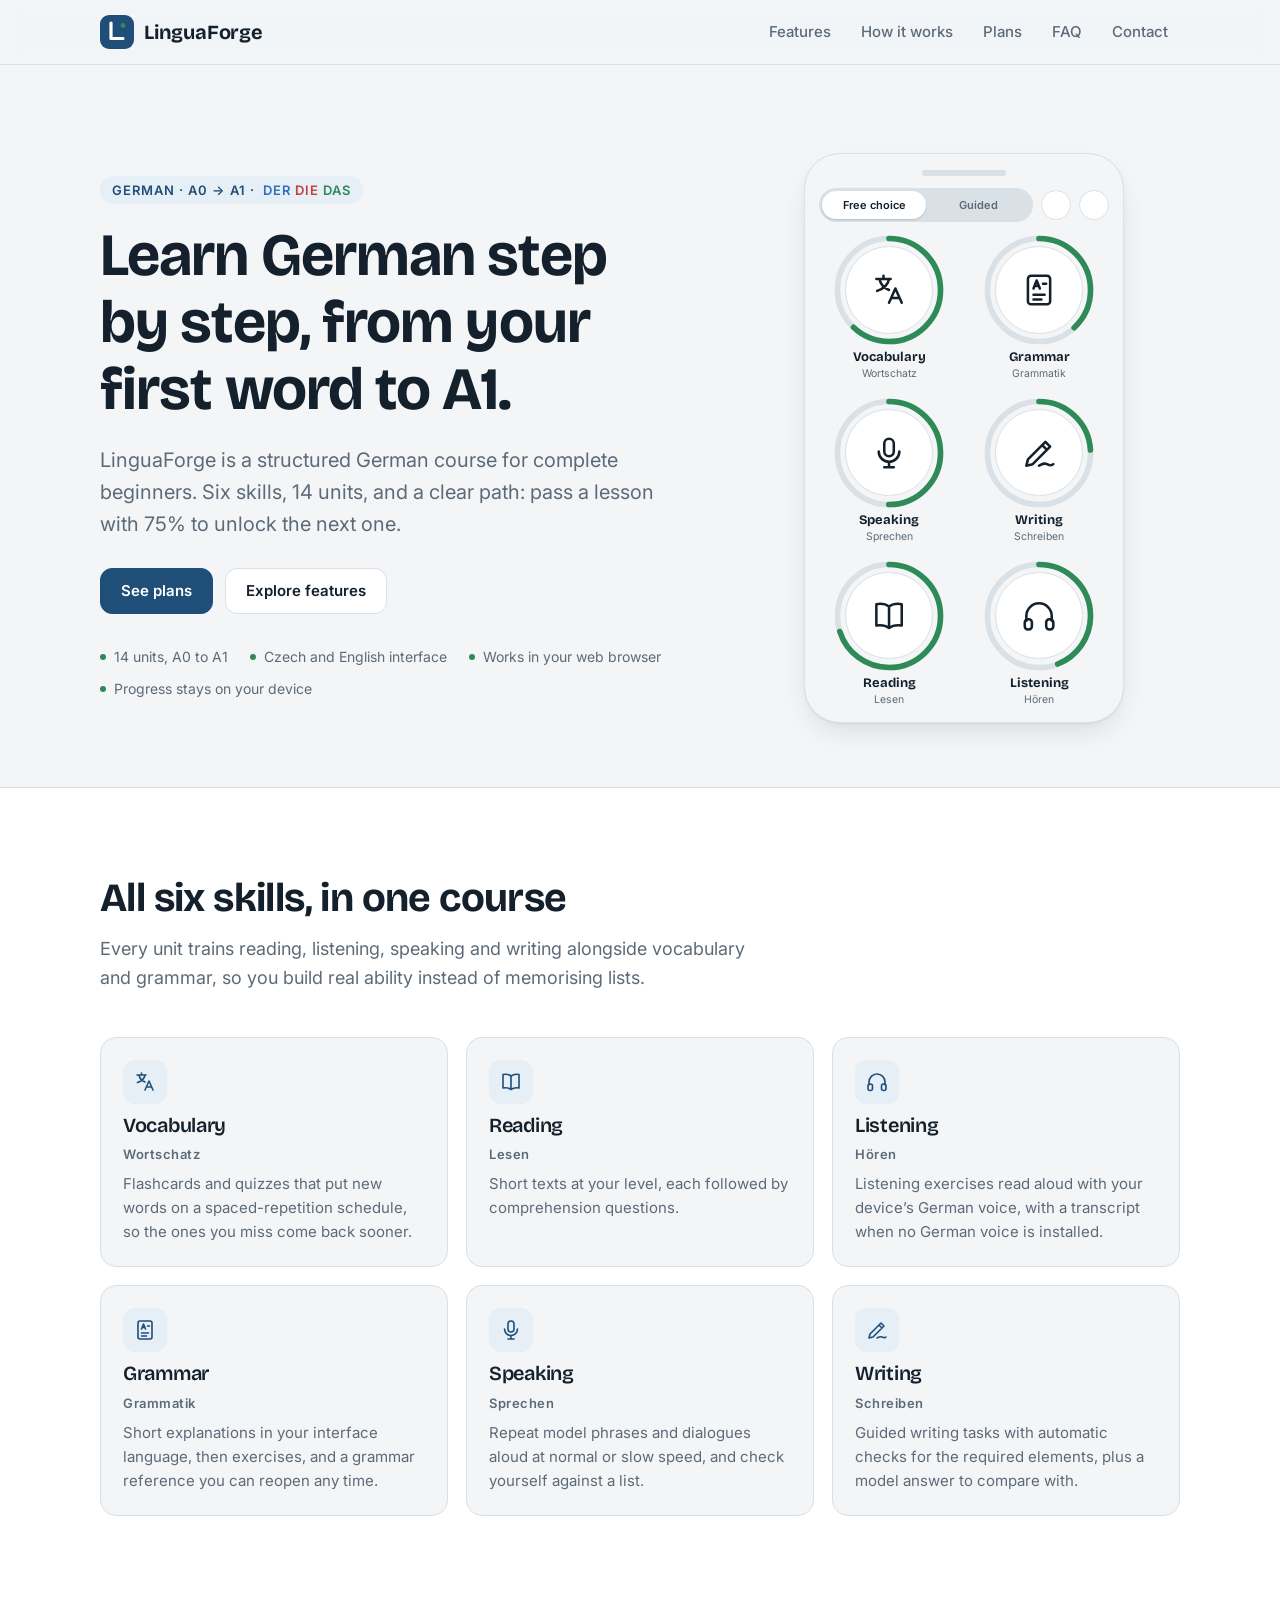
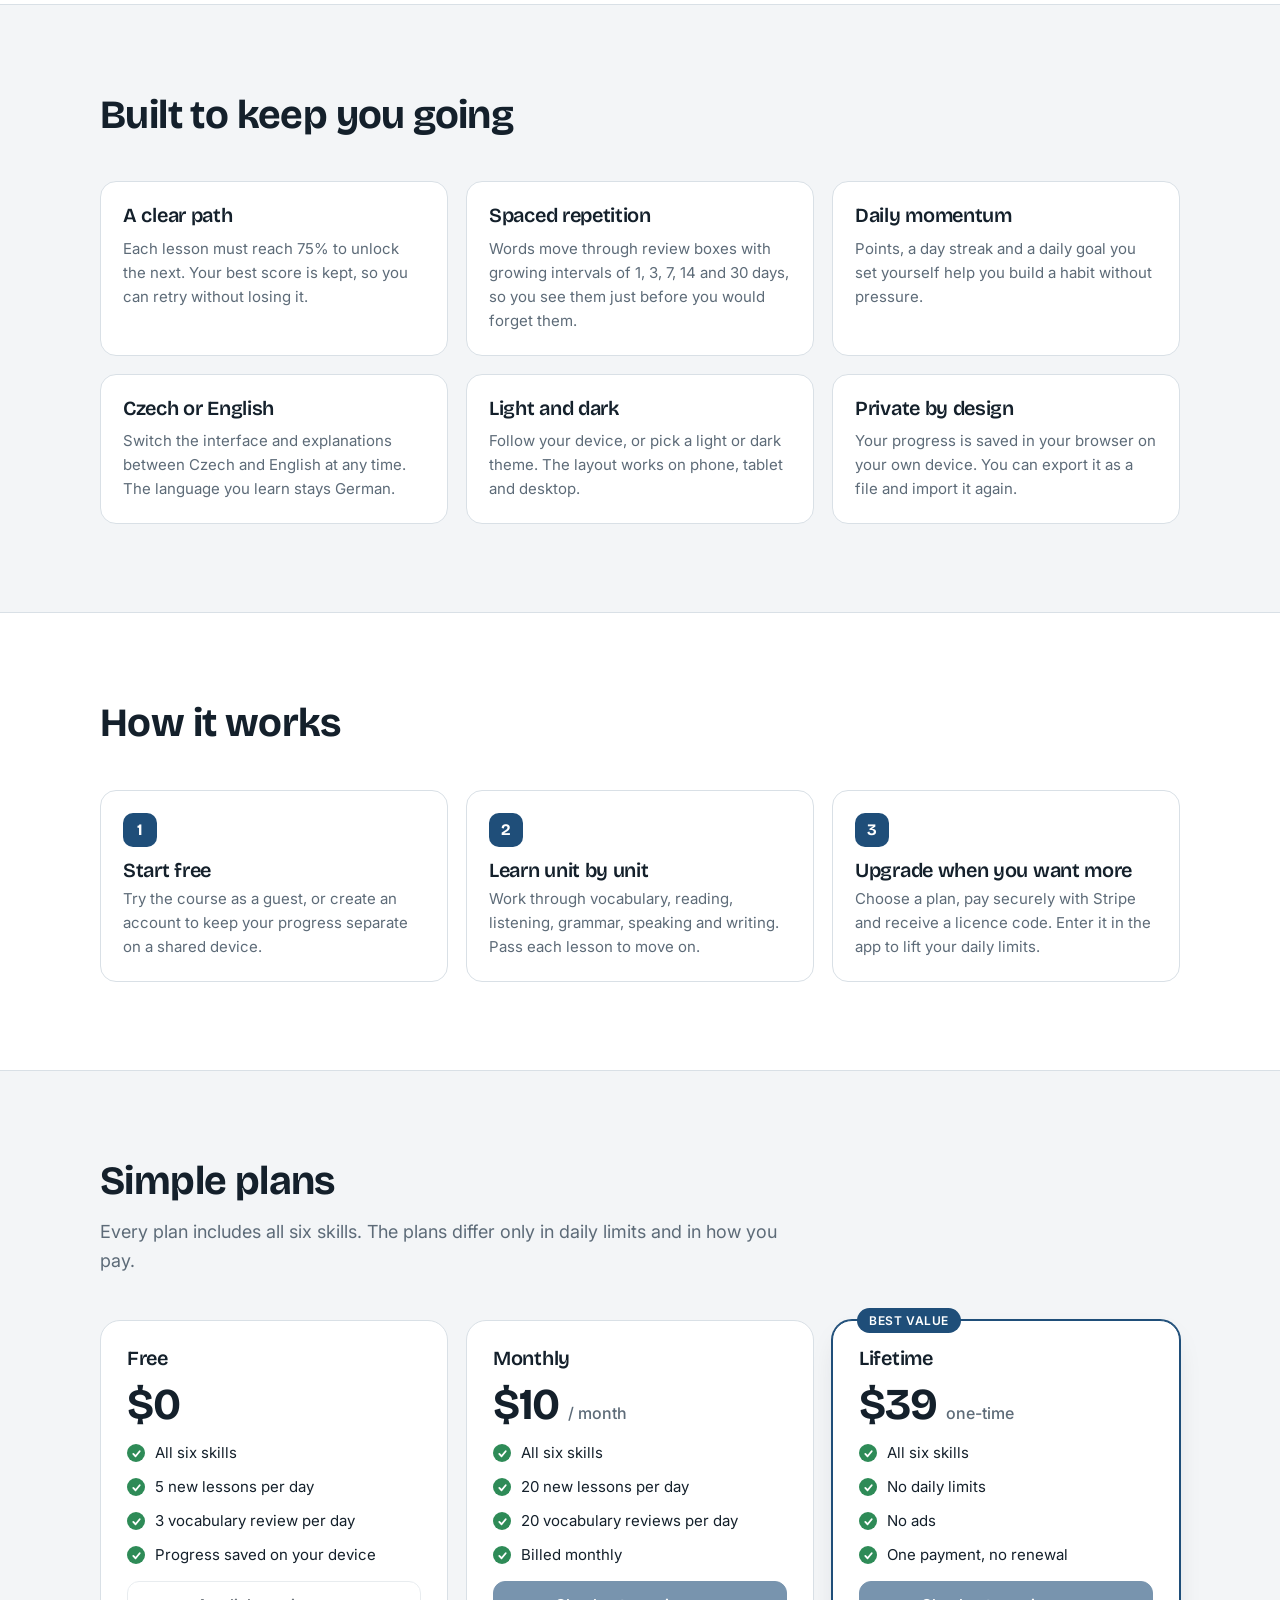
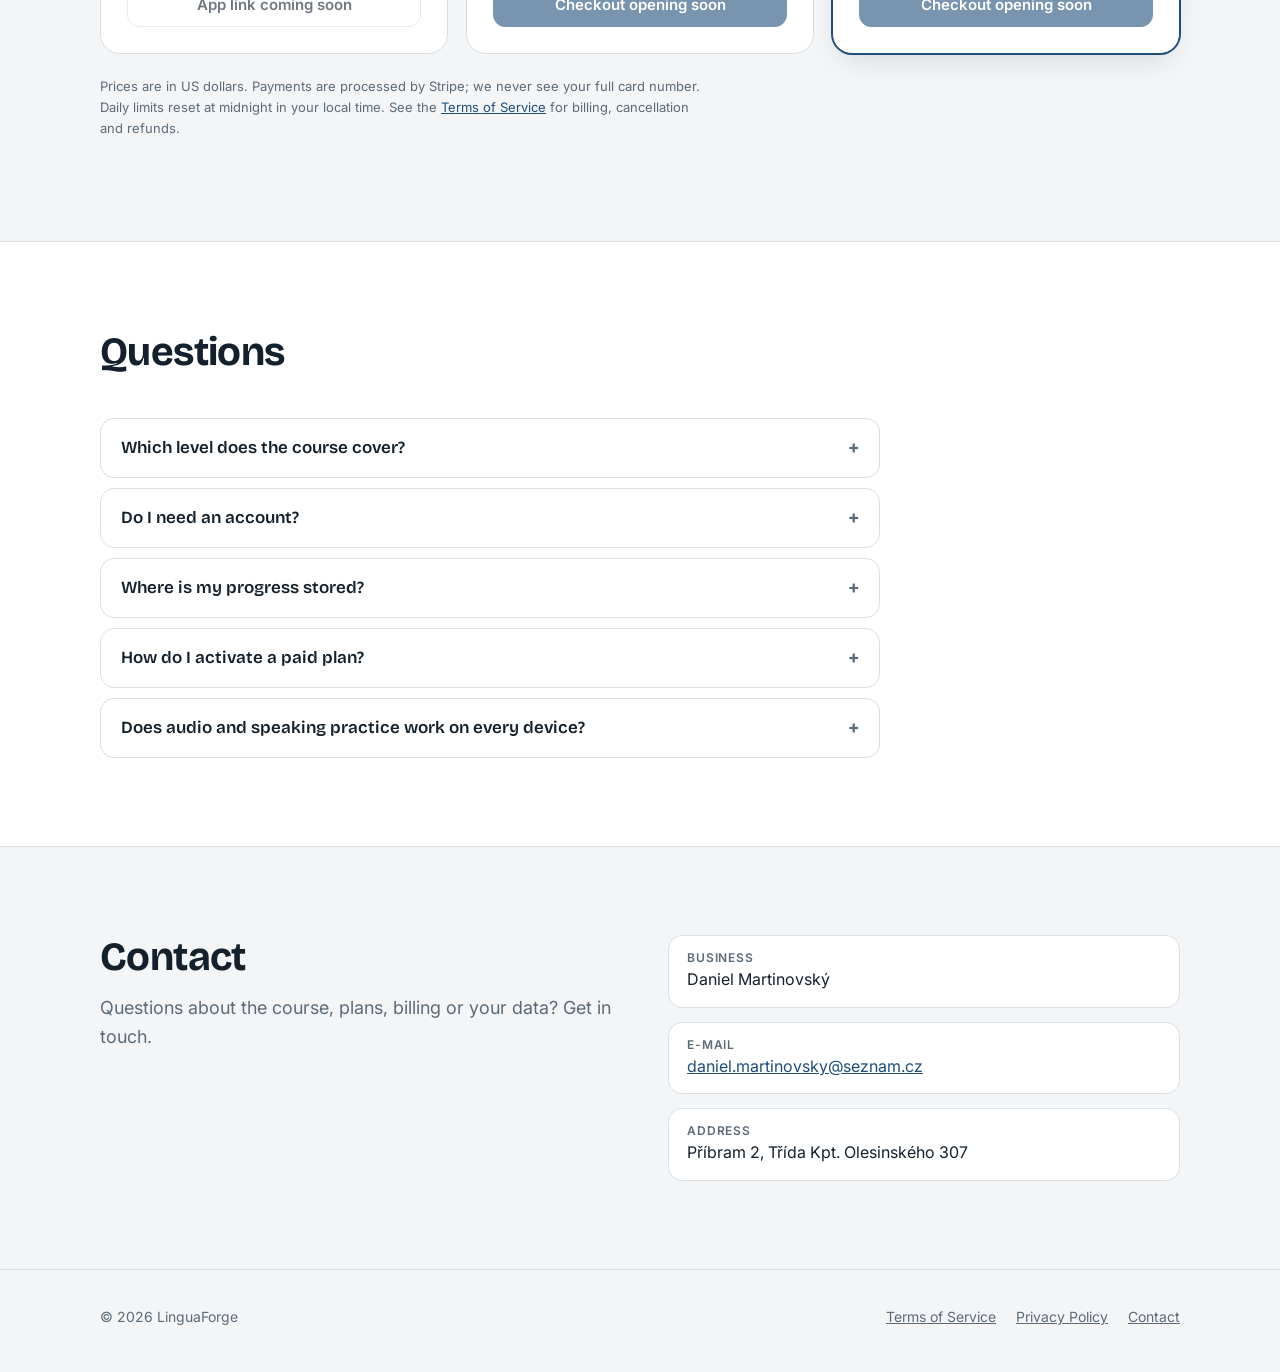
<file: index.html>
<!doctype html>
<html lang="en">
<head>
<meta charset="utf-8">
<meta name="viewport" content="width=device-width,initial-scale=1,viewport-fit=cover">
<title>LinguaForge – Learn German from A0 to A1</title>
<meta name="description" content="LinguaForge is a German course for beginners (A0 to A1) with vocabulary, reading, listening, grammar, speaking and writing. Free, Monthly ($10/month) and Lifetime ($39) plans.">
<meta name="theme-color" content="#1f4e79">
<link rel="icon" href="/favicon.svg" type="image/svg+xml">
<link rel="preconnect" href="https://fonts.googleapis.com">
<link rel="preconnect" href="https://fonts.gstatic.com" crossorigin>
<link rel="stylesheet" href="https://fonts.googleapis.com/css2?family=Bricolage+Grotesque:opsz,wght@12..96,500;12..96,700&family=Inter:wght@400;500;600&display=swap">
<link rel="stylesheet" href="/styles.css">
</head>
<body>
<a class="skip" href="#main">Skip to content</a>
<header class="site-head">
  <div class="wrap bar">
    <a class="logo" href="/" aria-label="LinguaForge home">
      <svg viewBox="0 0 34 34" aria-hidden="true"><rect width="34" height="34" rx="9" fill="var(--accent)"/><path d="M11 8v15.5h12" fill="none" stroke="var(--accent-fg)" stroke-width="3.2" stroke-linecap="round" stroke-linejoin="round"/><circle cx="23" cy="10.5" r="2.4" fill="var(--das)"/></svg>
      LinguaForge
    </a>
    <nav class="nav" aria-label="Main">
      <a href="#features">Features</a><a href="#how">How it works</a><a href="#plans">Plans</a><a href="#faq">FAQ</a><a href="#contact">Contact</a>
    </nav>
    <details class="menu">
      <summary aria-label="Open menu"><svg viewBox="0 0 24 24" fill="none" stroke="currentColor" stroke-width="1.8" stroke-linecap="round" aria-hidden="true"><path d="M4 7h16M4 12h16M4 17h16"/></svg></summary>
      <nav aria-label="Mobile"><a href="#features">Features</a><a href="#how">How it works</a><a href="#plans">Plans</a><a href="#faq">FAQ</a><a href="#contact">Contact</a></nav>
    </details>
  </div>
</header>

<main id="main">
  <section class="hero">
    <div class="wrap hero-grid">
      <div>
        <span class="eyebrow">German · A0 → A1 · <span class="art"><span class="der">der</span> <span class="die">die</span> <span class="das">das</span></span></span>
        <h1>Learn German step by step, from your first word to A1.</h1>
        <p class="lead">LinguaForge is a structured German course for complete beginners. Six skills, 14 units, and a clear path: pass a lesson with 75% to unlock the next one.</p>
        <div class="cta-row">
          <a class="btn primary" href="#plans">See plans</a>
          <a class="btn" href="#features">Explore features</a>
        </div>
        <ul class="facts">
          <li>14 units, A0 to A1</li>
          <li>Czech and English interface</li>
          <li>Works in your web browser</li>
          <li>Progress stays on your device</li>
        </ul>
      </div>
      <div class="phone-wrap" aria-hidden="true">
        <div class="phone">
          <div class="p-top"><div class="p-seg"><span class="on">Free choice</span><span>Guided</span></div><span class="p-dot"></span><span class="p-dot"></span></div>
          <div class="bubbles"><div class="bubble"><span class="bwrap"><svg class="ring" viewBox="0 0 100 100" aria-hidden="true"><circle cx="50" cy="50" r="46" fill="none" stroke="var(--line)" stroke-width="5"/><circle cx="50" cy="50" r="46" fill="none" stroke="var(--good)" stroke-width="5" stroke-linecap="round" stroke-dasharray="179.2 289.0" transform="rotate(-90 50 50)"/></svg><span class="face"></span><svg class=" bicon"viewBox="0 0 24 24" fill="none" stroke="currentColor" stroke-width="1.6" stroke-linecap="round" stroke-linejoin="round" aria-hidden="true"><path d="M4 5h9M8.5 3v2M6 5c.5 3 2.5 5.5 6 7M12 5c-.5 3-3 6-7.5 7.5"/><path d="M12 20l4-9 4 9M13.5 17h5"/></svg></span><span class="blabel">Vocabulary</span><span class="bsub">Wortschatz</span></div><div class="bubble"><span class="bwrap"><svg class="ring" viewBox="0 0 100 100" aria-hidden="true"><circle cx="50" cy="50" r="46" fill="none" stroke="var(--line)" stroke-width="5"/><circle cx="50" cy="50" r="46" fill="none" stroke="var(--good)" stroke-width="5" stroke-linecap="round" stroke-dasharray="109.8 289.0" transform="rotate(-90 50 50)"/></svg><span class="face"></span><svg class=" bicon"viewBox="0 0 24 24" fill="none" stroke="currentColor" stroke-width="1.6" stroke-linecap="round" stroke-linejoin="round" aria-hidden="true"><rect x="5" y="3" width="14" height="18" rx="2"/><path d="M8.5 11l2-5 2 5M9.2 9.5h2.6M14.5 8h2M8.5 15h7M8.5 18h5"/></svg></span><span class="blabel">Grammar</span><span class="bsub">Grammatik</span></div><div class="bubble"><span class="bwrap"><svg class="ring" viewBox="0 0 100 100" aria-hidden="true"><circle cx="50" cy="50" r="46" fill="none" stroke="var(--line)" stroke-width="5"/><circle cx="50" cy="50" r="46" fill="none" stroke="var(--good)" stroke-width="5" stroke-linecap="round" stroke-dasharray="144.5 289.0" transform="rotate(-90 50 50)"/></svg><span class="face"></span><svg class=" bicon"viewBox="0 0 24 24" fill="none" stroke="currentColor" stroke-width="1.6" stroke-linecap="round" stroke-linejoin="round" aria-hidden="true"><rect x="9" y="3" width="6" height="11" rx="3"/><path d="M5.5 11a6.5 6.5 0 0013 0M12 17.5V21M9 21h6"/></svg></span><span class="blabel">Speaking</span><span class="bsub">Sprechen</span></div><div class="bubble"><span class="bwrap"><svg class="ring" viewBox="0 0 100 100" aria-hidden="true"><circle cx="50" cy="50" r="46" fill="none" stroke="var(--line)" stroke-width="5"/><circle cx="50" cy="50" r="46" fill="none" stroke="var(--good)" stroke-width="5" stroke-linecap="round" stroke-dasharray="69.4 289.0" transform="rotate(-90 50 50)"/></svg><span class="face"></span><svg class=" bicon"viewBox="0 0 24 24" fill="none" stroke="currentColor" stroke-width="1.6" stroke-linecap="round" stroke-linejoin="round" aria-hidden="true"><path d="M4 20l1-4L16 5l3 3L8 19l-4 1zM14 7l3 3"/><path d="M12 20c2-1 3-2 5-1s3 1 4 0"/></svg></span><span class="blabel">Writing</span><span class="bsub">Schreiben</span></div><div class="bubble"><span class="bwrap"><svg class="ring" viewBox="0 0 100 100" aria-hidden="true"><circle cx="50" cy="50" r="46" fill="none" stroke="var(--line)" stroke-width="5"/><circle cx="50" cy="50" r="46" fill="none" stroke="var(--good)" stroke-width="5" stroke-linecap="round" stroke-dasharray="202.3 289.0" transform="rotate(-90 50 50)"/></svg><span class="face"></span><svg class=" bicon"viewBox="0 0 24 24" fill="none" stroke="currentColor" stroke-width="1.6" stroke-linecap="round" stroke-linejoin="round" aria-hidden="true"><path d="M12 6c-2-1.5-5-2-8-1.5V18c3-.5 6 0 8 1.5 2-1.5 5-2 8-1.5V4.5C17 4 14 4.5 12 6zM12 6v13.5"/></svg></span><span class="blabel">Reading</span><span class="bsub">Lesen</span></div><div class="bubble"><span class="bwrap"><svg class="ring" viewBox="0 0 100 100" aria-hidden="true"><circle cx="50" cy="50" r="46" fill="none" stroke="var(--line)" stroke-width="5"/><circle cx="50" cy="50" r="46" fill="none" stroke="var(--good)" stroke-width="5" stroke-linecap="round" stroke-dasharray="127.2 289.0" transform="rotate(-90 50 50)"/></svg><span class="face"></span><svg class=" bicon"viewBox="0 0 24 24" fill="none" stroke="currentColor" stroke-width="1.6" stroke-linecap="round" stroke-linejoin="round" aria-hidden="true"><path d="M4 15v-3a8 8 0 0116 0v3"/><rect x="3" y="14" width="4.5" height="6.5" rx="2"/><rect x="16.5" y="14" width="4.5" height="6.5" rx="2"/></svg></span><span class="blabel">Listening</span><span class="bsub">Hören</span></div></div>
        </div>
      </div>
    </div>
  </section>

  <section id="features" class="band">
    <div class="wrap">
      <div class="sec-head">
        <h2>All six skills, in one course</h2>
        <p>Every unit trains reading, listening, speaking and writing alongside vocabulary and grammar, so you build real ability instead of memorising lists.</p>
      </div>
      <div class="grid g3"><article class="card"><span class="ico"><svg viewBox="0 0 24 24" fill="none" stroke="currentColor" stroke-width="1.6" stroke-linecap="round" stroke-linejoin="round" aria-hidden="true"><path d="M4 5h9M8.5 3v2M6 5c.5 3 2.5 5.5 6 7M12 5c-.5 3-3 6-7.5 7.5"/><path d="M12 20l4-9 4 9M13.5 17h5"/></svg></span><h3>Vocabulary</h3><span class="de">Wortschatz</span><p>Flashcards and quizzes that put new words on a spaced-repetition schedule, so the ones you miss come back sooner.</p></article><article class="card"><span class="ico"><svg viewBox="0 0 24 24" fill="none" stroke="currentColor" stroke-width="1.6" stroke-linecap="round" stroke-linejoin="round" aria-hidden="true"><path d="M12 6c-2-1.5-5-2-8-1.5V18c3-.5 6 0 8 1.5 2-1.5 5-2 8-1.5V4.5C17 4 14 4.5 12 6zM12 6v13.5"/></svg></span><h3>Reading</h3><span class="de">Lesen</span><p>Short texts at your level, each followed by comprehension questions.</p></article><article class="card"><span class="ico"><svg viewBox="0 0 24 24" fill="none" stroke="currentColor" stroke-width="1.6" stroke-linecap="round" stroke-linejoin="round" aria-hidden="true"><path d="M4 15v-3a8 8 0 0116 0v3"/><rect x="3" y="14" width="4.5" height="6.5" rx="2"/><rect x="16.5" y="14" width="4.5" height="6.5" rx="2"/></svg></span><h3>Listening</h3><span class="de">Hören</span><p>Listening exercises read aloud with your device’s German voice, with a transcript when no German voice is installed.</p></article><article class="card"><span class="ico"><svg viewBox="0 0 24 24" fill="none" stroke="currentColor" stroke-width="1.6" stroke-linecap="round" stroke-linejoin="round" aria-hidden="true"><rect x="5" y="3" width="14" height="18" rx="2"/><path d="M8.5 11l2-5 2 5M9.2 9.5h2.6M14.5 8h2M8.5 15h7M8.5 18h5"/></svg></span><h3>Grammar</h3><span class="de">Grammatik</span><p>Short explanations in your interface language, then exercises, and a grammar reference you can reopen any time.</p></article><article class="card"><span class="ico"><svg viewBox="0 0 24 24" fill="none" stroke="currentColor" stroke-width="1.6" stroke-linecap="round" stroke-linejoin="round" aria-hidden="true"><rect x="9" y="3" width="6" height="11" rx="3"/><path d="M5.5 11a6.5 6.5 0 0013 0M12 17.5V21M9 21h6"/></svg></span><h3>Speaking</h3><span class="de">Sprechen</span><p>Repeat model phrases and dialogues aloud at normal or slow speed, and check yourself against a list.</p></article><article class="card"><span class="ico"><svg viewBox="0 0 24 24" fill="none" stroke="currentColor" stroke-width="1.6" stroke-linecap="round" stroke-linejoin="round" aria-hidden="true"><path d="M4 20l1-4L16 5l3 3L8 19l-4 1zM14 7l3 3"/><path d="M12 20c2-1 3-2 5-1s3 1 4 0"/></svg></span><h3>Writing</h3><span class="de">Schreiben</span><p>Guided writing tasks with automatic checks for the required elements, plus a model answer to compare with.</p></article></div>
    </div>
  </section>

  <section>
    <div class="wrap">
      <div class="sec-head"><h2>Built to keep you going</h2></div>
      <div class="grid g3">
        <article class="card"><h3>A clear path</h3><p>Each lesson must reach 75% to unlock the next. Your best score is kept, so you can retry without losing it.</p></article>
        <article class="card"><h3>Spaced repetition</h3><p>Words move through review boxes with growing intervals of 1, 3, 7, 14 and 30 days, so you see them just before you would forget them.</p></article>
        <article class="card"><h3>Daily momentum</h3><p>Points, a day streak and a daily goal you set yourself help you build a habit without pressure.</p></article>
        <article class="card"><h3>Czech or English</h3><p>Switch the interface and explanations between Czech and English at any time. The language you learn stays German.</p></article>
        <article class="card"><h3>Light and dark</h3><p>Follow your device, or pick a light or dark theme. The layout works on phone, tablet and desktop.</p></article>
        <article class="card"><h3>Private by design</h3><p>Your progress is saved in your browser on your own device. You can export it as a file and import it again.</p></article>
      </div>
    </div>
  </section>

  <section id="how" class="band">
    <div class="wrap">
      <div class="sec-head"><h2>How it works</h2></div>
      <ol class="steps">
        <li><h3>Start free</h3><p>Try the course as a guest, or create an account to keep your progress separate on a shared device.</p></li>
        <li><h3>Learn unit by unit</h3><p>Work through vocabulary, reading, listening, grammar, speaking and writing. Pass each lesson to move on.</p></li>
        <li><h3>Upgrade when you want more</h3><p>Choose a plan, pay securely with Stripe and receive a licence code. Enter it in the app to lift your daily limits.</p></li>
      </ol>
    </div>
  </section>

  <section id="plans">
    <div class="wrap">
      <div class="sec-head">
        <h2>Simple plans</h2>
        <p>Every plan includes all six skills. The plans differ only in daily limits and in how you pay.</p>
      </div>
      <div class="plans">
        <article class="plan">
          <h3>Free</h3>
          <div class="price">$0</div>
          <ul>
            <li>All six skills</li>
            <li>5 new lessons per day</li>
            <li>3 vocabulary review per day</li>
            <li>Progress saved on your device</li>
          </ul>
          <span class="btn is-soon" aria-disabled="true">App link coming soon</span>
        </article>
        <article class="plan">
          <h3>Monthly</h3>
          <div class="price">$10 <small>/ month</small></div>
          <ul>
            <li>All six skills</li>
            <li>20 new lessons per day</li>
            <li>20 vocabulary reviews per day</li>
            <li>Billed monthly</li>
          </ul>
          <span class="btn primary is-soon" aria-disabled="true">Checkout opening soon</span>
        </article>
        <article class="plan best">
          <span class="tag">Best value</span>
          <h3>Lifetime</h3>
          <div class="price">$39 <small>one-time</small></div>
          <ul>
            <li>All six skills</li>
            <li>No daily limits</li>
            <li>No ads</li>
            <li>One payment, no renewal</li>
          </ul>
          <span class="btn primary is-soon" aria-disabled="true">Checkout opening soon</span>
        </article>
      </div>
      <p class="fine">Prices are in US dollars. Payments are processed by Stripe; we never see your full card number. Daily limits reset at midnight in your local time. See the <a href="/terms">Terms of Service</a> for billing, cancellation and refunds.</p>
    </div>
  </section>

  <section id="faq" class="band">
    <div class="wrap">
      <div class="sec-head"><h2>Questions</h2></div>
      <div class="faq">
        <details class="q"><summary>Which level does the course cover?</summary><p>German from complete beginner (A0) to A1, organised in 14 units. Some units currently contain fewer exercises than others, and the content is still being expanded.</p></details>
        <details class="q"><summary>Do I need an account?</summary><p>No. You can try the course as a guest. An account keeps the progress of different people on the same device apart, and is needed to activate a paid plan.</p></details>
        <details class="q"><summary>Where is my progress stored?</summary><p>In your web browser, on your own device. It is not sent to our servers. Clearing your browser data removes it, so export a backup file from the app now and then. Progress is not synchronised between devices.</p></details>
        <details class="q"><summary>How do I activate a paid plan?</summary><p>After you pay, you receive a licence code tied to your account name. Enter it on the Plans screen in the app. A Monthly licence is valid for 31 days and is renewed with a new code; a Lifetime licence has no expiry date.</p></details>
        <details class="q"><summary>Does audio and speaking practice work on every device?</summary><p>Listening uses the German voice installed on your device. If there is none, the app shows the text instead. Speaking practice is self-checked: you repeat the phrases aloud, and the app does not do speech recognition.</p></details>
      </div>
    </div>
  </section>

  <section id="contact">
    <div class="wrap contact">
      <div>
        <h2>Contact</h2>
        <p class="sub">Questions about the course, plans, billing or your data? Get in touch.</p>
      </div>
      <dl class="kvs">
        <div class="kv"><dt>Business</dt><dd>Daniel Martinovský</dd></div>
        <div class="kv"><dt>E-mail</dt><dd><a href="mailto:daniel.martinovsky@seznam.cz">daniel.martinovsky@seznam.cz</a></dd></div>
        <div class="kv"><dt>Address</dt><dd>Příbram 2, Třída Kpt. Olesinského 307</dd></div>
        
        
      </dl>
    </div>
  </section>
</main>

<footer class="site-foot">
  <div class="wrap foot">
    <div>© 2026 LinguaForge</div>
    <nav aria-label="Legal"><a href="/terms">Terms of Service</a><a href="/privacy">Privacy Policy</a><a href="#contact">Contact</a></nav>
  </div>
</footer>
</body>
</html>
</file>
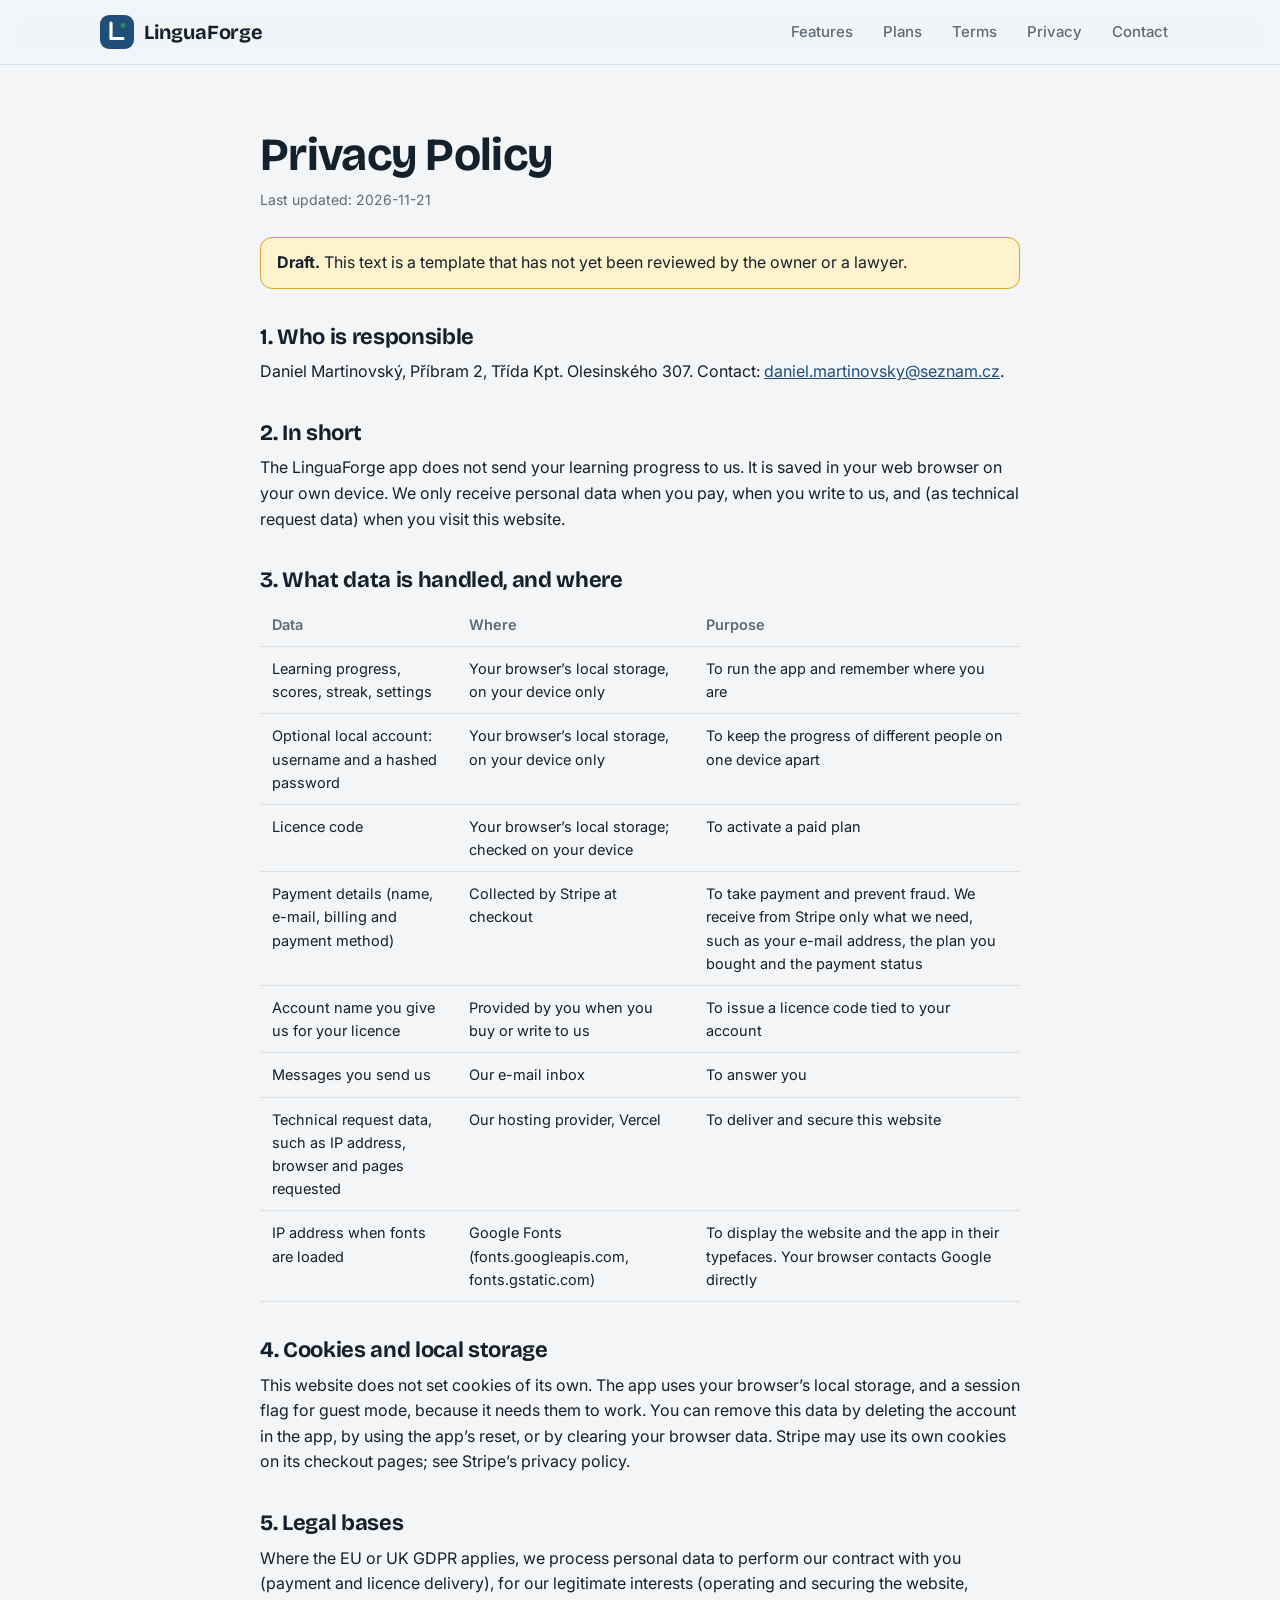
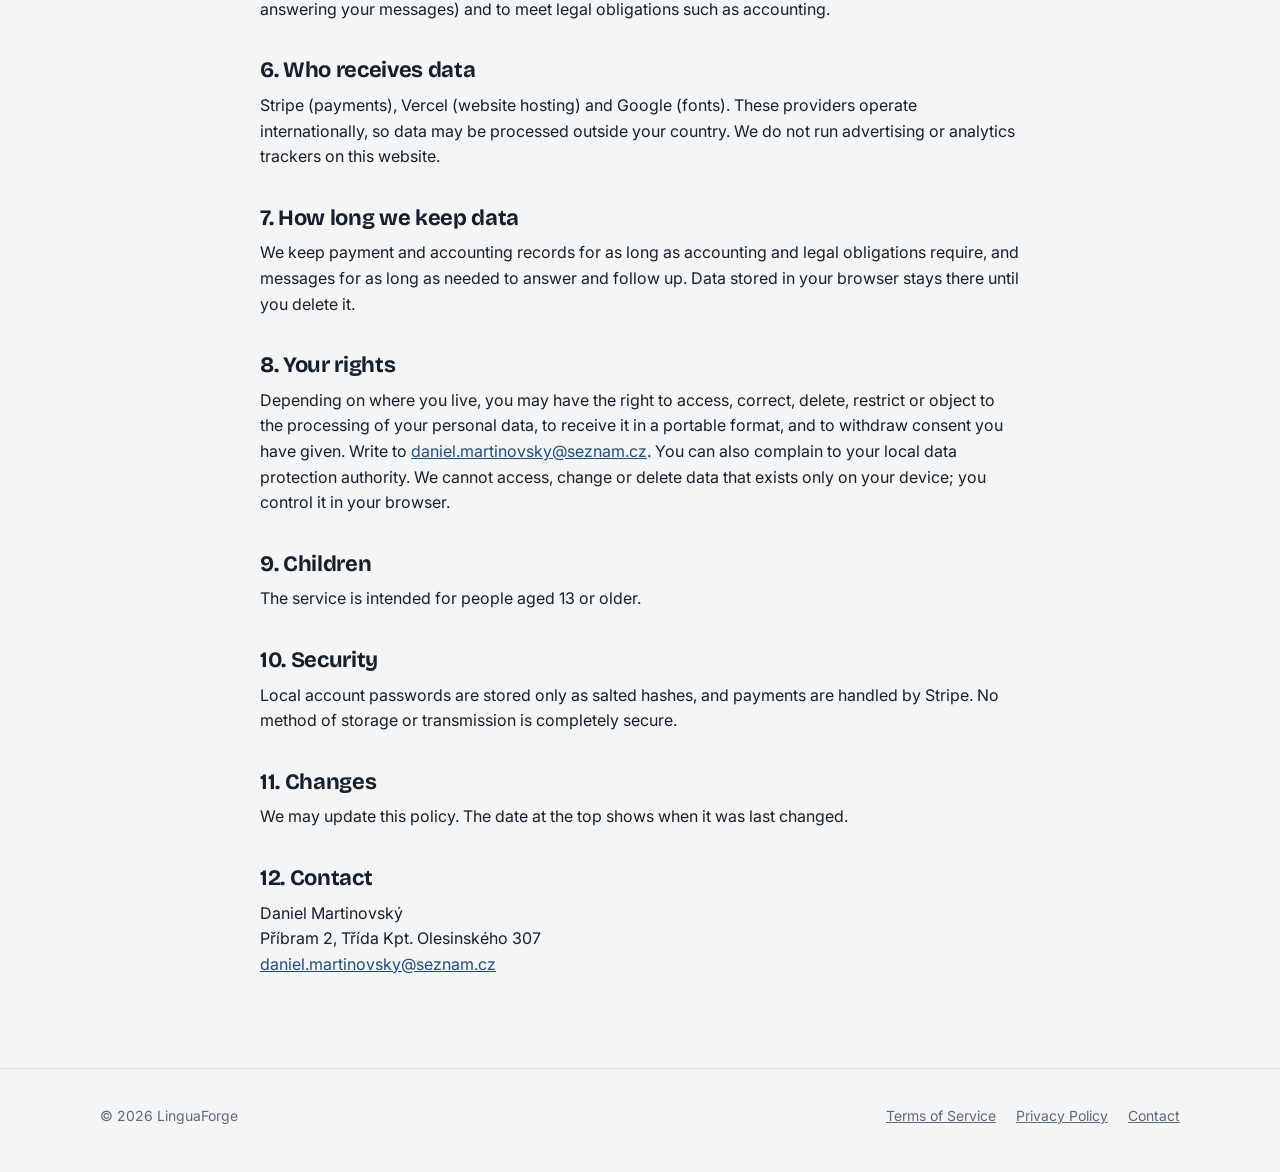
<file: privacy.html>
<!doctype html>
<html lang="en">
<head>
<meta charset="utf-8">
<meta name="viewport" content="width=device-width,initial-scale=1,viewport-fit=cover">
<meta name="theme-color" content="#1f4e79">
<link rel="icon" href="/favicon.svg" type="image/svg+xml">
<link rel="preconnect" href="https://fonts.googleapis.com">
<link rel="preconnect" href="https://fonts.gstatic.com" crossorigin>
<link rel="stylesheet" href="https://fonts.googleapis.com/css2?family=Bricolage+Grotesque:opsz,wght@12..96,500;12..96,700&family=Inter:wght@400;500;600&display=swap">
<link rel="stylesheet" href="/styles.css">

<title>Privacy Policy – LinguaForge</title>
<meta name="description" content="How LinguaForge handles personal data.">
</head>
<body>
<a class="skip" href="#main">Skip to content</a>
<header class="site-head">
  <div class="wrap bar">
    <a class="logo" href="/" aria-label="LinguaForge home">
      <svg viewBox="0 0 34 34" aria-hidden="true"><rect width="34" height="34" rx="9" fill="var(--accent)"/><path d="M11 8v15.5h12" fill="none" stroke="var(--accent-fg)" stroke-width="3.2" stroke-linecap="round" stroke-linejoin="round"/><circle cx="23" cy="10.5" r="2.4" fill="var(--das)"/></svg>
      LinguaForge
    </a>
    <nav class="nav" aria-label="Main"><a href="/#features">Features</a><a href="/#plans">Plans</a><a href="/terms">Terms</a><a href="/privacy">Privacy</a><a href="/#contact">Contact</a></nav>
    <details class="menu">
      <summary aria-label="Open menu"><svg viewBox="0 0 24 24" fill="none" stroke="currentColor" stroke-width="1.8" stroke-linecap="round" aria-hidden="true"><path d="M4 7h16M4 12h16M4 17h16"/></svg></summary>
      <nav aria-label="Mobile"><a href="/#features">Features</a><a href="/#plans">Plans</a><a href="/terms">Terms</a><a href="/privacy">Privacy</a><a href="/#contact">Contact</a></nav>
    </details>
  </div>
</header>

<main id="main" class="wrap doc">
  <h1>Privacy Policy</h1>
  <p class="meta">Last updated: 2026-11-21</p>
  <p class="draft" role="note"><strong>Draft.</strong> This text is a template that has not yet been reviewed by the owner or a lawyer.</p>

  <h2>1. Who is responsible</h2>
  <p>Daniel Martinovský, Příbram 2, Třída Kpt. Olesinského 307. Contact: <a href="mailto:daniel.martinovsky@seznam.cz">daniel.martinovsky@seznam.cz</a>.</p>

  <h2>2. In short</h2>
  <p>The LinguaForge app does not send your learning progress to us. It is saved in your web browser on your own device. We only receive personal data when you pay, when you write to us, and (as technical request data) when you visit this website.</p>

  <h2>3. What data is handled, and where</h2>
  <table class="tbl">
    <thead><tr><th>Data</th><th>Where</th><th>Purpose</th></tr></thead>
    <tbody>
      <tr><td>Learning progress, scores, streak, settings</td><td>Your browser’s local storage, on your device only</td><td>To run the app and remember where you are</td></tr>
      <tr><td>Optional local account: username and a hashed password</td><td>Your browser’s local storage, on your device only</td><td>To keep the progress of different people on one device apart</td></tr>
      <tr><td>Licence code</td><td>Your browser’s local storage; checked on your device</td><td>To activate a paid plan</td></tr>
      <tr><td>Payment details (name, e-mail, billing and payment method)</td><td>Collected by Stripe at checkout</td><td>To take payment and prevent fraud. We receive from Stripe only what we need, such as your e-mail address, the plan you bought and the payment status</td></tr>
      <tr><td>Account name you give us for your licence</td><td>Provided by you when you buy or write to us</td><td>To issue a licence code tied to your account</td></tr>
      <tr><td>Messages you send us</td><td>Our e-mail inbox</td><td>To answer you</td></tr>
      <tr><td>Technical request data, such as IP address, browser and pages requested</td><td>Our hosting provider, Vercel</td><td>To deliver and secure this website</td></tr>
      <tr><td>IP address when fonts are loaded</td><td>Google Fonts (fonts.googleapis.com, fonts.gstatic.com)</td><td>To display the website and the app in their typefaces. Your browser contacts Google directly</td></tr>
    </tbody>
  </table>

  <h2>4. Cookies and local storage</h2>
  <p>This website does not set cookies of its own. The app uses your browser’s local storage, and a session flag for guest mode, because it needs them to work. You can remove this data by deleting the account in the app, by using the app’s reset, or by clearing your browser data. Stripe may use its own cookies on its checkout pages; see Stripe’s privacy policy.</p>

  <h2>5. Legal bases</h2>
  <p>Where the EU or UK GDPR applies, we process personal data to perform our contract with you (payment and licence delivery), for our legitimate interests (operating and securing the website, answering your messages) and to meet legal obligations such as accounting.</p>

  <h2>6. Who receives data</h2>
  <p>Stripe (payments), Vercel (website hosting) and Google (fonts). These providers operate internationally, so data may be processed outside your country. We do not run advertising or analytics trackers on this website.</p>

  <h2>7. How long we keep data</h2>
  <p>We keep payment and accounting records for as long as accounting and legal obligations require, and messages for as long as needed to answer and follow up. Data stored in your browser stays there until you delete it.</p>

  <h2>8. Your rights</h2>
  <p>Depending on where you live, you may have the right to access, correct, delete, restrict or object to the processing of your personal data, to receive it in a portable format, and to withdraw consent you have given. Write to <a href="mailto:daniel.martinovsky@seznam.cz">daniel.martinovsky@seznam.cz</a>. You can also complain to your local data protection authority. We cannot access, change or delete data that exists only on your device; you control it in your browser.</p>

  <h2>9. Children</h2>
  <p>The service is intended for people aged 13 or older.</p>

  <h2>10. Security</h2>
  <p>Local account passwords are stored only as salted hashes, and payments are handled by Stripe. No method of storage or transmission is completely secure.</p>

  <h2>11. Changes</h2>
  <p>We may update this policy. The date at the top shows when it was last changed.</p>

  <h2>12. Contact</h2>
  <p>Daniel Martinovský<br>Příbram 2, Třída Kpt. Olesinského 307<br><a href="mailto:daniel.martinovsky@seznam.cz">daniel.martinovsky@seznam.cz</a></p>
</main>
<footer class="site-foot">
  <div class="wrap foot">
    <div>© 2026 LinguaForge</div>
    <nav aria-label="Legal"><a href="/terms">Terms of Service</a><a href="/privacy">Privacy Policy</a><a href="/#contact">Contact</a></nav>
  </div>
</footer>

</body>
</html>
</file>
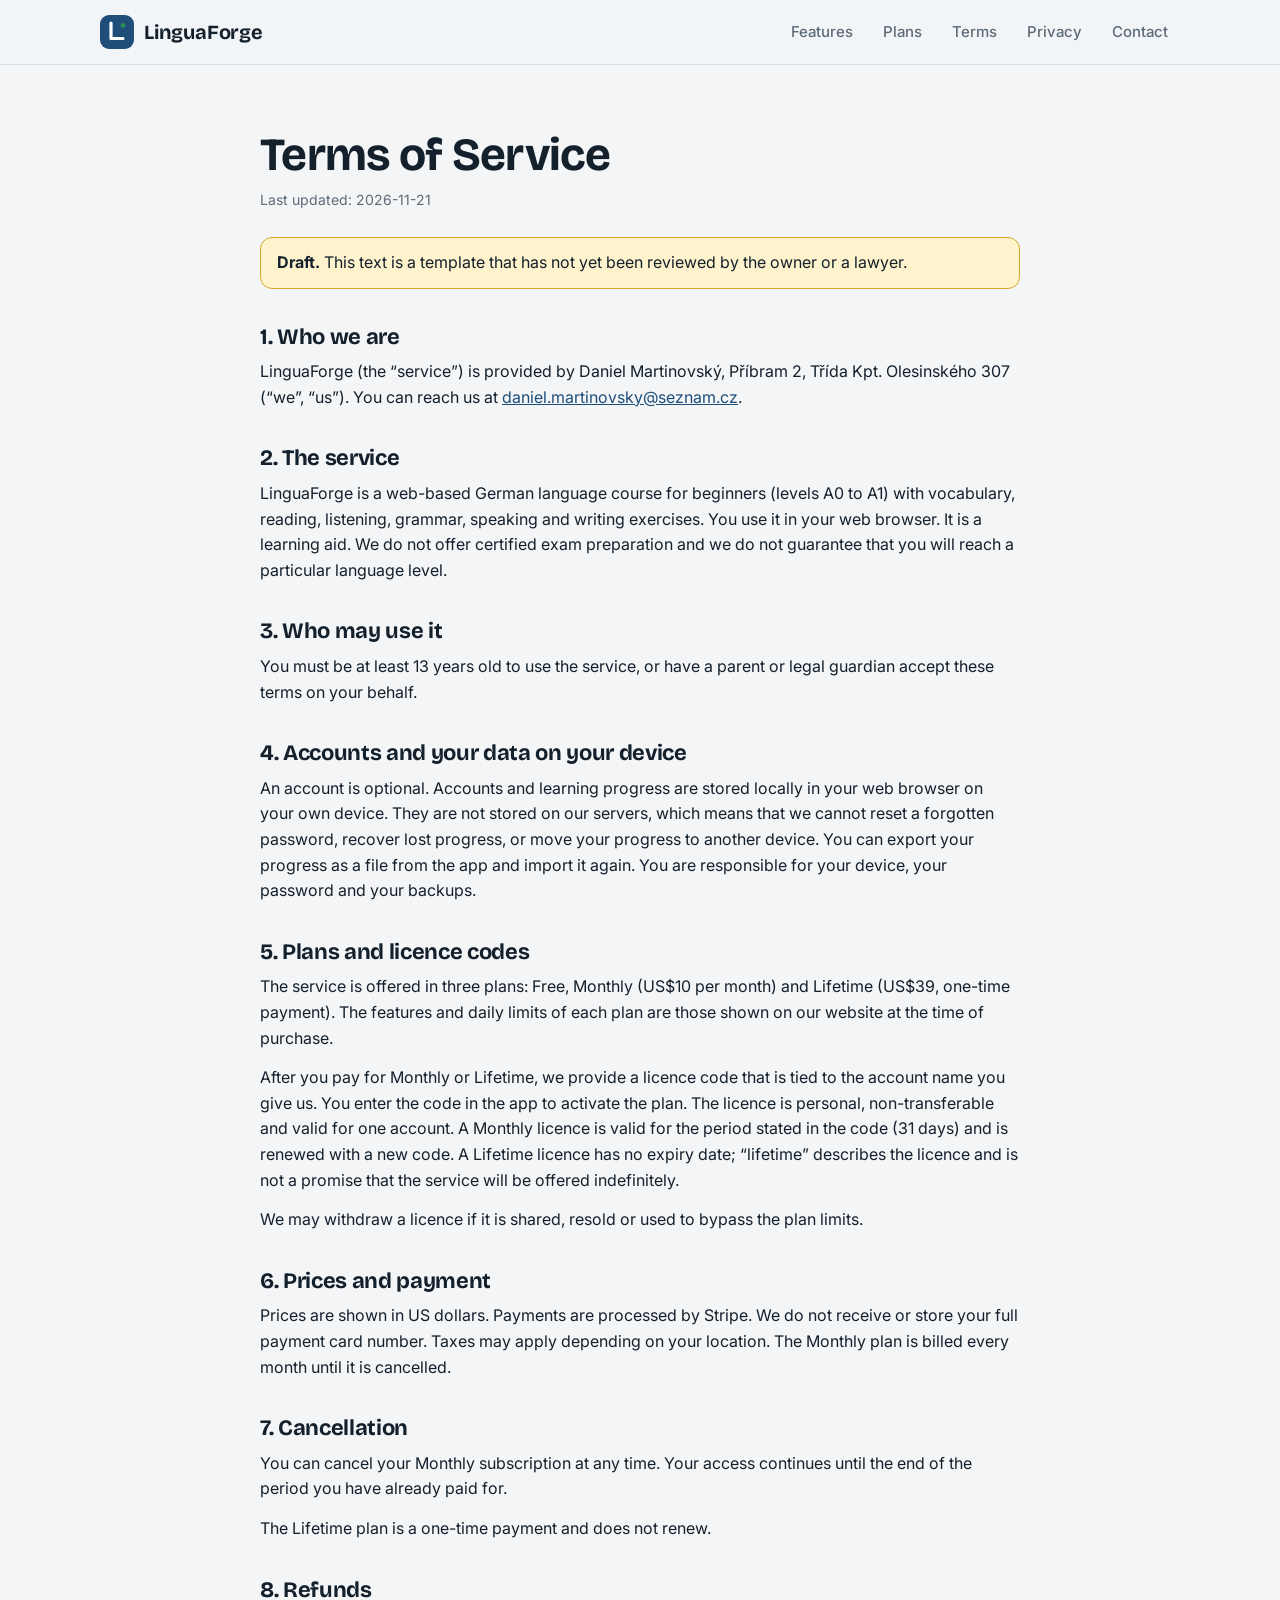
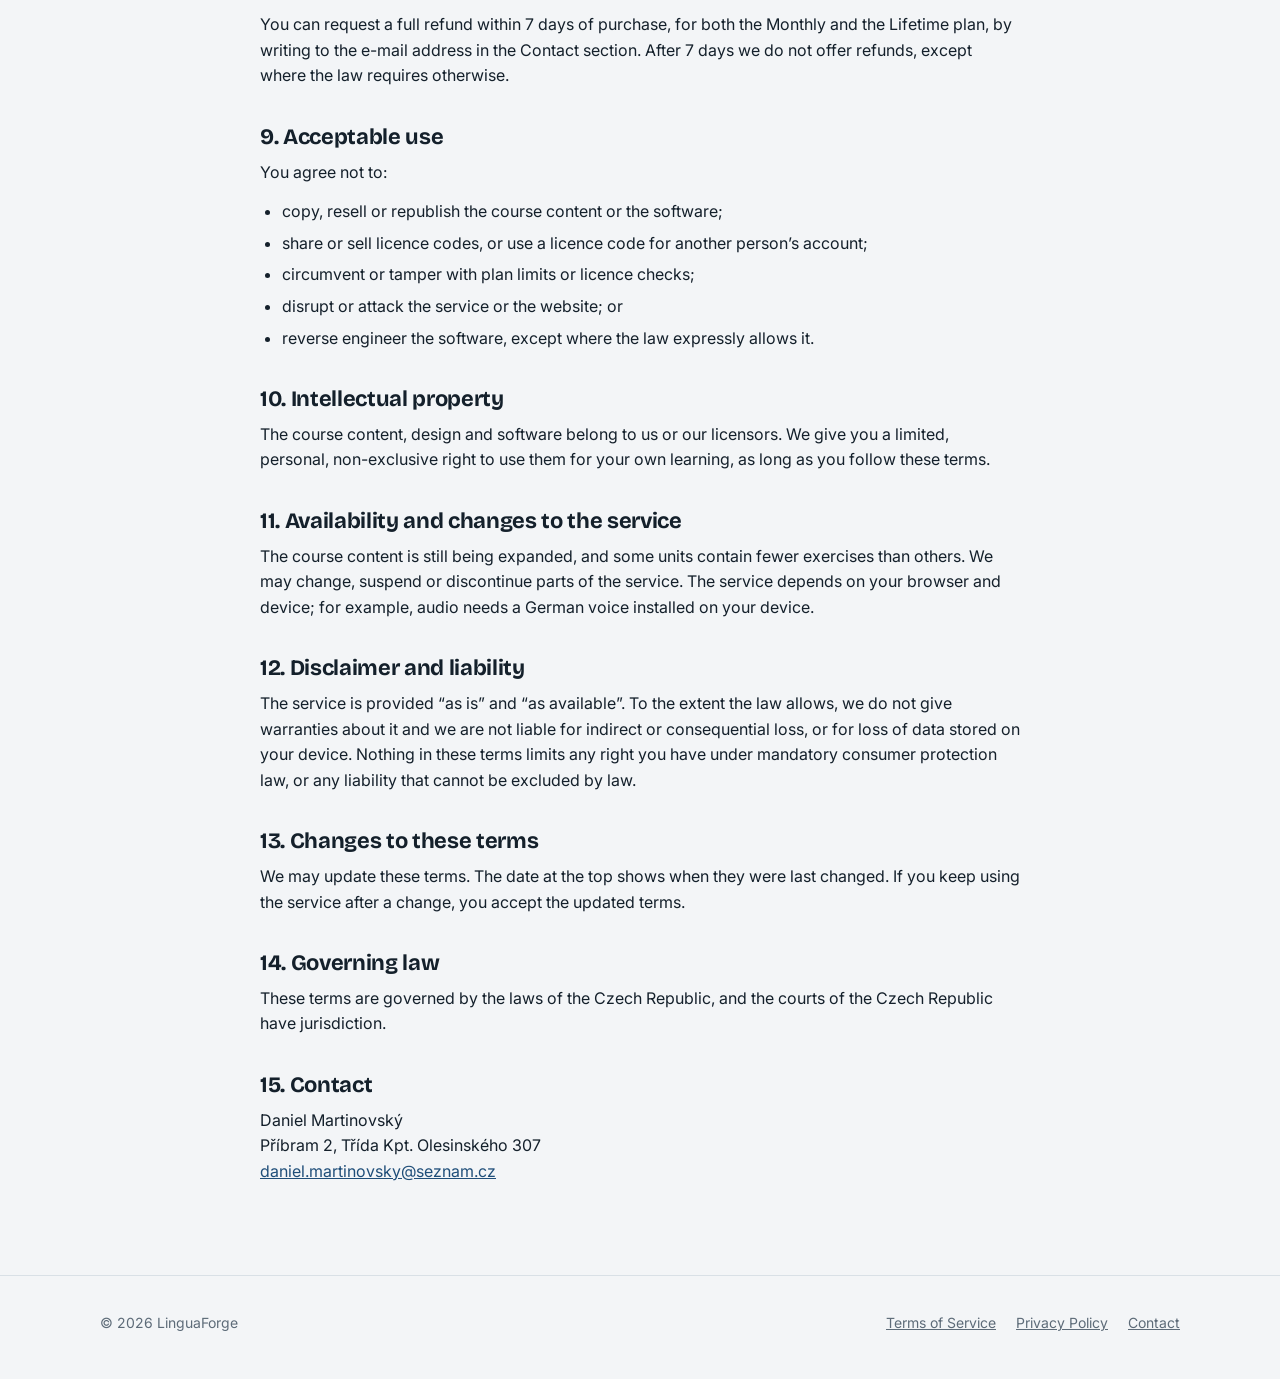
<file: terms.html>
<!doctype html>
<html lang="en">
<head>
<meta charset="utf-8">
<meta name="viewport" content="width=device-width,initial-scale=1,viewport-fit=cover">
<meta name="theme-color" content="#1f4e79">
<link rel="icon" href="/favicon.svg" type="image/svg+xml">
<link rel="preconnect" href="https://fonts.googleapis.com">
<link rel="preconnect" href="https://fonts.gstatic.com" crossorigin>
<link rel="stylesheet" href="https://fonts.googleapis.com/css2?family=Bricolage+Grotesque:opsz,wght@12..96,500;12..96,700&family=Inter:wght@400;500;600&display=swap">
<link rel="stylesheet" href="/styles.css">

<title>Terms of Service – LinguaForge</title>
<meta name="description" content="Terms of Service for the LinguaForge German learning app.">
</head>
<body>
<a class="skip" href="#main">Skip to content</a>
<header class="site-head">
  <div class="wrap bar">
    <a class="logo" href="/" aria-label="LinguaForge home">
      <svg viewBox="0 0 34 34" aria-hidden="true"><rect width="34" height="34" rx="9" fill="var(--accent)"/><path d="M11 8v15.5h12" fill="none" stroke="var(--accent-fg)" stroke-width="3.2" stroke-linecap="round" stroke-linejoin="round"/><circle cx="23" cy="10.5" r="2.4" fill="var(--das)"/></svg>
      LinguaForge
    </a>
    <nav class="nav" aria-label="Main"><a href="/#features">Features</a><a href="/#plans">Plans</a><a href="/terms">Terms</a><a href="/privacy">Privacy</a><a href="/#contact">Contact</a></nav>
    <details class="menu">
      <summary aria-label="Open menu"><svg viewBox="0 0 24 24" fill="none" stroke="currentColor" stroke-width="1.8" stroke-linecap="round" aria-hidden="true"><path d="M4 7h16M4 12h16M4 17h16"/></svg></summary>
      <nav aria-label="Mobile"><a href="/#features">Features</a><a href="/#plans">Plans</a><a href="/terms">Terms</a><a href="/privacy">Privacy</a><a href="/#contact">Contact</a></nav>
    </details>
  </div>
</header>

<main id="main" class="wrap doc">
  <h1>Terms of Service</h1>
  <p class="meta">Last updated: 2026-11-21</p>
  <p class="draft" role="note"><strong>Draft.</strong> This text is a template that has not yet been reviewed by the owner or a lawyer.</p>

  <h2>1. Who we are</h2>
  <p>LinguaForge (the “service”) is provided by Daniel Martinovský, Příbram 2, Třída Kpt. Olesinského 307 (“we”, “us”). You can reach us at <a href="mailto:daniel.martinovsky@seznam.cz">daniel.martinovsky@seznam.cz</a>.</p>

  <h2>2. The service</h2>
  <p>LinguaForge is a web-based German language course for beginners (levels A0 to A1) with vocabulary, reading, listening, grammar, speaking and writing exercises. You use it in your web browser. It is a learning aid. We do not offer certified exam preparation and we do not guarantee that you will reach a particular language level.</p>

  <h2>3. Who may use it</h2>
  <p>You must be at least 13 years old to use the service, or have a parent or legal guardian accept these terms on your behalf.</p>

  <h2>4. Accounts and your data on your device</h2>
  <p>An account is optional. Accounts and learning progress are stored locally in your web browser on your own device. They are not stored on our servers, which means that we cannot reset a forgotten password, recover lost progress, or move your progress to another device. You can export your progress as a file from the app and import it again. You are responsible for your device, your password and your backups.</p>

  <h2>5. Plans and licence codes</h2>
  <p>The service is offered in three plans: Free, Monthly (US$10 per month) and Lifetime (US$39, one-time payment). The features and daily limits of each plan are those shown on our website at the time of purchase.</p>
  <p>After you pay for Monthly or Lifetime, we provide a licence code that is tied to the account name you give us. You enter the code in the app to activate the plan. The licence is personal, non-transferable and valid for one account. A Monthly licence is valid for the period stated in the code (31 days) and is renewed with a new code. A Lifetime licence has no expiry date; “lifetime” describes the licence and is not a promise that the service will be offered indefinitely.</p>
  <p>We may withdraw a licence if it is shared, resold or used to bypass the plan limits.</p>

  <h2>6. Prices and payment</h2>
  <p>Prices are shown in US dollars. Payments are processed by Stripe. We do not receive or store your full payment card number. Taxes may apply depending on your location. The Monthly plan is billed every month until it is cancelled.</p>
  <h2>7. Cancellation</h2>
  <p>You can cancel your Monthly subscription at any time. Your access continues until the end of the period you have already paid for.</p><p>The Lifetime plan is a one-time payment and does not renew.</p>
  <h2>8. Refunds</h2>
  <p>You can request a full refund within 7 days of purchase, for both the Monthly and the Lifetime plan, by writing to the e-mail address in the Contact section. After 7 days we do not offer refunds, except where the law requires otherwise.</p>

  <h2>9. Acceptable use</h2>
  <p>You agree not to:</p>
  <ul>
    <li>copy, resell or republish the course content or the software;</li>
    <li>share or sell licence codes, or use a licence code for another person’s account;</li>
    <li>circumvent or tamper with plan limits or licence checks;</li>
    <li>disrupt or attack the service or the website; or</li>
    <li>reverse engineer the software, except where the law expressly allows it.</li>
  </ul>

  <h2>10. Intellectual property</h2>
  <p>The course content, design and software belong to us or our licensors. We give you a limited, personal, non-exclusive right to use them for your own learning, as long as you follow these terms.</p>

  <h2>11. Availability and changes to the service</h2>
  <p>The course content is still being expanded, and some units contain fewer exercises than others. We may change, suspend or discontinue parts of the service. The service depends on your browser and device; for example, audio needs a German voice installed on your device.</p>

  <h2>12. Disclaimer and liability</h2>
  <p>The service is provided “as is” and “as available”. To the extent the law allows, we do not give warranties about it and we are not liable for indirect or consequential loss, or for loss of data stored on your device. Nothing in these terms limits any right you have under mandatory consumer protection law, or any liability that cannot be excluded by law.</p>

  <h2>13. Changes to these terms</h2>
  <p>We may update these terms. The date at the top shows when they were last changed. If you keep using the service after a change, you accept the updated terms.</p>

  <h2>14. Governing law</h2>
  <p>These terms are governed by the laws of the Czech Republic, and the courts of the Czech Republic have jurisdiction.</p>

  <h2>15. Contact</h2>
  <p>Daniel Martinovský<br>Příbram 2, Třída Kpt. Olesinského 307<br><a href="mailto:daniel.martinovsky@seznam.cz">daniel.martinovsky@seznam.cz</a></p>
</main>
<footer class="site-foot">
  <div class="wrap foot">
    <div>© 2026 LinguaForge</div>
    <nav aria-label="Legal"><a href="/terms">Terms of Service</a><a href="/privacy">Privacy Policy</a><a href="/#contact">Contact</a></nav>
  </div>
</footer>

</body>
</html>
</file>
<file: styles.css>
/* LinguaForge landing – tokens mirror the app's palette (accent #1f4e79, article colours der/die/das) */
:root{
  --bg:#f3f5f7; --surface:#ffffff; --fg:#14202b; --muted:#5d6b78; --line:#d9e0e6;
  --accent:#1f4e79; --accent-fg:#ffffff; --accent-soft:#e6eef6;
  --der:#2f6fba; --die:#c2413b; --das:#2e8b57; --good:#2e8b57;
  --shadow:0 1px 2px rgba(20,32,43,.06),0 12px 32px -12px rgba(20,32,43,.18);
  --display:'Bricolage Grotesque','Segoe UI',system-ui,sans-serif;
  --body:'Inter','Segoe UI',system-ui,sans-serif;
  --r:16px;
}
@media (prefers-color-scheme:dark){:root{
  --bg:#0f161d; --surface:#18222c; --fg:#e8eef3; --muted:#93a2b0; --line:#2a3744;
  --accent:#7fb2e5; --accent-fg:#0f161d; --accent-soft:#1b2c3c;
  --der:#6aa6ec; --die:#ec7b75; --das:#5fc08a; --good:#5fc08a;
  --shadow:0 1px 2px rgba(0,0,0,.4),0 12px 32px -12px rgba(0,0,0,.6);
  color-scheme:dark}}
*{box-sizing:border-box}
html{scroll-behavior:smooth;scroll-padding-top:84px}
@media (prefers-reduced-motion:reduce){html{scroll-behavior:auto}}
body{margin:0;background:var(--bg);color:var(--fg);font:400 16px/1.6 var(--body);-webkit-font-smoothing:antialiased}
img,svg{max-width:100%}
a{color:var(--accent)}
h1,h2,h3{font-family:var(--display);line-height:1.12;margin:0;text-wrap:balance;letter-spacing:-.015em}
h1{font-size:clamp(36px,6vw,60px);font-weight:700}
h2{font-size:clamp(28px,4vw,40px);font-weight:700}
h3{font-size:20px;font-weight:600}
p{margin:0 0 14px}
.wrap{width:100%;max-width:1120px;margin:0 auto;padding-left:max(20px,env(safe-area-inset-left,0px));padding-right:max(20px,env(safe-area-inset-right,0px))}
.skip{position:absolute;left:-999px;top:8px;background:var(--accent);color:var(--accent-fg);padding:8px 14px;border-radius:8px;z-index:50}
.skip:focus{left:12px}
:focus-visible{outline:2px solid var(--accent);outline-offset:3px;border-radius:6px}

/* header */
.site-head{position:sticky;top:0;z-index:20;background:color-mix(in srgb,var(--bg) 86%,transparent);backdrop-filter:saturate(1.4) blur(10px);border-bottom:1px solid var(--line)}
.bar{display:flex;align-items:center;justify-content:space-between;gap:16px;min-height:64px}
.logo{display:flex;align-items:center;gap:10px;text-decoration:none;color:var(--fg);font:700 20px var(--display);letter-spacing:-.01em}
.logo svg{width:34px;height:34px;flex:none}
.nav{display:flex;align-items:center;gap:6px}
.nav a{color:var(--muted);text-decoration:none;font-weight:500;font-size:15px;padding:8px 12px;border-radius:10px}
.nav a:hover{color:var(--fg);background:var(--accent-soft)}
.menu{display:none}
.menu summary{list-style:none;cursor:pointer;width:44px;height:44px;display:grid;place-items:center;border:1px solid var(--line);border-radius:12px;background:var(--surface)}
.menu summary::-webkit-details-marker{display:none}
.menu svg{width:22px;height:22px}
.menu nav{position:absolute;right:max(20px,env(safe-area-inset-right,0px));top:62px;background:var(--surface);border:1px solid var(--line);border-radius:14px;padding:8px;display:grid;min-width:200px;box-shadow:var(--shadow)}
.menu nav a{padding:12px 14px;border-radius:10px;text-decoration:none;color:var(--fg);font-weight:500}
.menu nav a:hover{background:var(--accent-soft)}
@media (max-width:760px){.nav{display:none}.menu{display:block}}

/* buttons */
.btn{display:inline-flex;align-items:center;justify-content:center;gap:8px;border:1px solid var(--line);background:var(--surface);color:var(--fg);font:600 15px var(--body);padding:12px 20px;border-radius:12px;text-decoration:none;cursor:pointer;min-height:46px}
.btn:hover{border-color:var(--accent)}
.btn.primary{background:var(--accent);color:var(--accent-fg);border-color:var(--accent)}
.btn.primary:hover{filter:brightness(1.08)}
.btn.is-soon{opacity:.6;cursor:default;pointer-events:none}
.btn.block{width:100%}

/* hero */
.hero{padding:clamp(40px,7vw,88px) 0 clamp(32px,5vw,64px)}
.hero-grid{display:grid;grid-template-columns:1.15fr .85fr;gap:clamp(28px,5vw,64px);align-items:center}
.eyebrow{display:inline-flex;gap:8px;align-items:center;font:600 13px var(--body);letter-spacing:.08em;text-transform:uppercase;color:var(--accent);background:var(--accent-soft);padding:6px 12px;border-radius:99px;margin-bottom:18px}
.art{white-space:nowrap}.art .der{color:var(--der)}.art .die{color:var(--die)}.art .das{color:var(--das)}
.lead{font-size:clamp(17px,2vw,20px);color:var(--muted);max-width:56ch;margin:20px 0 28px}
.cta-row{display:flex;flex-wrap:wrap;gap:12px}
.facts{display:flex;flex-wrap:wrap;gap:10px 22px;margin:32px 0 0;padding:0;list-style:none;color:var(--muted);font-size:14px}
.facts li{display:flex;align-items:center;gap:8px}
.facts li::before{content:"";width:6px;height:6px;border-radius:50%;background:var(--das)}
@media (max-width:900px){.hero-grid{grid-template-columns:1fr}.phone-wrap{order:-1}}

/* phone mock (replica of the app's skill picker) */
.phone-wrap{display:flex;justify-content:center}
.phone{width:min(100%,320px);background:var(--bg);border:1px solid var(--line);border-radius:36px;padding:14px;box-shadow:var(--shadow);position:relative}
.phone::before{content:"";display:block;width:84px;height:6px;border-radius:99px;background:var(--line);margin:2px auto 12px}
.p-top{display:flex;gap:8px;align-items:center;margin-bottom:12px}
.p-seg{flex:1;display:grid;grid-template-columns:1fr 1fr;background:var(--line);border-radius:99px;padding:3px;font:600 11px var(--body);text-align:center}
.p-seg span{padding:7px 4px;border-radius:99px;color:var(--muted)}
.p-seg .on{background:var(--surface);color:var(--fg);box-shadow:0 1px 2px rgba(0,0,0,.15)}
.p-dot{width:30px;height:30px;border-radius:50%;border:1px solid var(--line);background:var(--surface)}
.bubbles{display:grid;grid-template-columns:1fr 1fr;gap:14px 10px}
.bubble{display:flex;flex-direction:column;align-items:center;gap:3px;text-align:center}
.bwrap{position:relative;width:100%;max-width:112px;aspect-ratio:1}
.bwrap .ring{width:100%;height:100%;display:block}
.bwrap .face{position:absolute;inset:11%;border-radius:50%;background:var(--surface);border:1px solid var(--line)}
.bwrap .bicon{position:absolute;inset:0;margin:auto;width:34%;height:34%;color:var(--fg)}
.blabel{font:700 13px var(--display)}
.bsub{font-size:10.5px;color:var(--muted);margin-top:-2px}

/* sections */
section{padding:clamp(44px,7vw,88px) 0}
.sec-head{max-width:680px;margin-bottom:clamp(26px,4vw,44px)}
.sec-head p{color:var(--muted);font-size:18px;margin-top:14px}
.band{background:var(--surface);border-block:1px solid var(--line)}
.grid{display:grid;gap:18px}
.g3{grid-template-columns:repeat(3,1fr)}
.g2{grid-template-columns:repeat(2,1fr)}
@media (max-width:900px){.g3{grid-template-columns:repeat(2,1fr)}}
@media (max-width:600px){.g3,.g2{grid-template-columns:1fr}}
.card{background:var(--surface);border:1px solid var(--line);border-radius:var(--r);padding:22px;display:flex;flex-direction:column;gap:10px;min-width:0}
.band .card{background:var(--bg)}
.card p{margin:0;color:var(--muted);font-size:15px}
.ico{width:44px;height:44px;border-radius:12px;background:var(--accent-soft);color:var(--accent);display:grid;place-items:center}
.ico svg{width:24px;height:24px}
.card .de{font:600 13px var(--body);color:var(--muted);letter-spacing:.04em}

/* steps */
.steps{counter-reset:s;display:grid;gap:18px;grid-template-columns:repeat(3,1fr);padding:0;margin:0;list-style:none}
@media (max-width:800px){.steps{grid-template-columns:1fr}}
.steps li{counter-increment:s;background:var(--surface);border:1px solid var(--line);border-radius:var(--r);padding:22px}
.steps li::before{content:counter(s);display:grid;place-items:center;width:34px;height:34px;border-radius:10px;background:var(--accent);color:var(--accent-fg);font:700 16px var(--display);margin-bottom:12px}
.steps p{margin:6px 0 0;color:var(--muted);font-size:15px}

/* plans */
.plans{display:grid;grid-template-columns:repeat(3,1fr);gap:18px;align-items:stretch}
@media (max-width:900px){.plans{grid-template-columns:1fr;max-width:520px;margin-inline:auto}}
.plan{background:var(--surface);border:1px solid var(--line);border-radius:20px;padding:26px;display:flex;flex-direction:column;gap:14px;min-width:0;position:relative}
.plan.best{border-color:var(--accent);box-shadow:0 0 0 1px var(--accent),var(--shadow)}
.tag{position:absolute;top:-13px;left:24px;background:var(--accent);color:var(--accent-fg);font:600 12px var(--body);letter-spacing:.05em;text-transform:uppercase;padding:5px 12px;border-radius:99px}
.price{font:700 44px/1 var(--display);letter-spacing:-.02em}
.price small{font:500 16px var(--body);color:var(--muted);letter-spacing:0}
.plan ul{list-style:none;margin:0;padding:0;display:grid;gap:10px;flex:1;font-size:15px}
.plan li{display:flex;gap:10px;align-items:flex-start}
.plan li::before{content:"";flex:none;width:18px;height:18px;margin-top:3px;border-radius:50%;background:var(--good) no-repeat center/11px url("data:image/svg+xml,%3Csvg xmlns='http://www.w3.org/2000/svg' viewBox='0 0 12 12' fill='none' stroke='white' stroke-width='2' stroke-linecap='round' stroke-linejoin='round'%3E%3Cpath d='M2.5 6.5l2.5 2.5 4.5-5.5'/%3E%3C/svg%3E")}
.fine{font-size:13px;color:var(--muted);margin-top:22px;max-width:76ch}

/* faq */
details.q{background:var(--surface);border:1px solid var(--line);border-radius:14px;padding:0 20px}
details.q+details.q{margin-top:10px}
details.q summary{cursor:pointer;font:600 17px var(--display);padding:18px 0;list-style:none;display:flex;justify-content:space-between;gap:16px}
details.q summary::-webkit-details-marker{display:none}
details.q summary::after{content:"+";font-size:22px;line-height:1;color:var(--muted)}
details.q[open] summary::after{content:"–"}
details.q p{color:var(--muted);padding-bottom:18px;margin:0}

/* contact */
.contact{display:grid;grid-template-columns:1fr 1fr;gap:clamp(24px,5vw,56px);align-items:start}
@media (max-width:800px){.contact{grid-template-columns:1fr}}
dl.kvs{margin:0;display:grid;gap:14px}
.kv{background:var(--surface);border:1px solid var(--line);border-radius:14px;padding:14px 18px}
.kv dt{font:600 12px var(--body);letter-spacing:.07em;text-transform:uppercase;color:var(--muted);margin-bottom:2px}
.kv dd{margin:0;overflow-wrap:anywhere}
.todo{background:#fff3cd;color:#664d03;border:1px dashed #d4a72c;border-radius:6px;padding:1px 8px;font-size:.92em}
@media (prefers-color-scheme:dark){.todo{background:#3d3210;color:#f1d98a;border-color:#8a6d1b}}

/* footer */
.site-foot{border-top:1px solid var(--line);padding:36px 0 44px;color:var(--muted);font-size:14px}
.foot{display:flex;flex-wrap:wrap;justify-content:space-between;gap:16px 32px}
.foot nav{display:flex;flex-wrap:wrap;gap:6px 20px}
.foot a{color:var(--muted)}

/* legal pages */
.doc{max-width:760px;padding:clamp(32px,6vw,64px) 0 clamp(40px,6vw,80px)}
.doc h1{font-size:clamp(32px,5vw,46px);margin-bottom:8px}
.doc h2{font-size:22px;margin:36px 0 10px}
.doc p,.doc li{color:var(--fg);font-size:16px}
.doc ul{padding-left:22px;margin:0 0 14px}
.doc li{margin-bottom:6px}
.doc .meta{color:var(--muted);font-size:14px;margin-bottom:26px}
.draft{background:#fff3cd;color:#664d03;border:1px solid #d4a72c;border-radius:12px;padding:12px 16px;font-size:14px}
@media (prefers-color-scheme:dark){.draft{background:#3d3210;color:#f1d98a;border-color:#8a6d1b}}
.tbl{width:100%;border-collapse:collapse;font-size:14.5px;display:block;overflow-x:auto;margin:0 0 16px}
.tbl th,.tbl td{border-bottom:1px solid var(--line);padding:10px 12px;text-align:left;vertical-align:top}
.tbl th{color:var(--muted);font-weight:600;white-space:nowrap}

.faq{max-width:780px}
.sub{color:var(--muted);font-size:18px;margin-top:14px}
</file>
